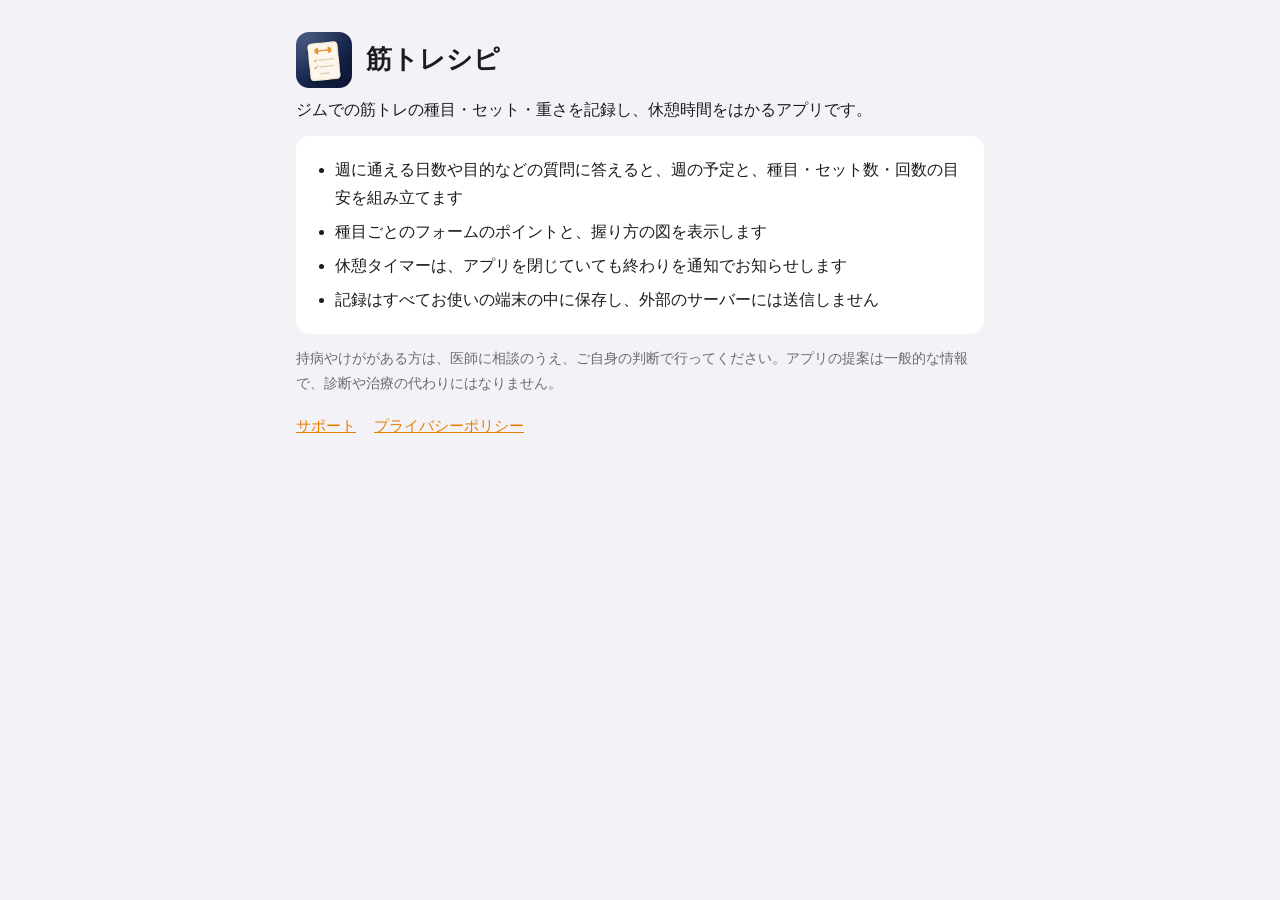
<file: index.html>
<!doctype html>
<html lang="ja">
<head>
<meta charset="utf-8">
<meta name="viewport" content="width=device-width, initial-scale=1">
<title>筋トレシピ</title>
<link rel="stylesheet" href="style.css">
<link rel="apple-touch-icon" href="icon.png">
</head>
<body>
<main>
<header><img src="icon.png" alt=""><h1>筋トレシピ</h1></header>
<p>ジムでの筋トレの種目・セット・重さを記録し、休憩時間をはかるアプリです。</p>
<div class="card">
<ul>
<li>週に通える日数や目的などの質問に答えると、週の予定と、種目・セット数・回数の目安を組み立てます</li>
<li>種目ごとのフォームのポイントと、握り方の図を表示します</li>
<li>休憩タイマーは、アプリを閉じていても終わりを通知でお知らせします</li>
<li>記録はすべてお使いの端末の中に保存し、外部のサーバーには送信しません</li>
</ul>
</div>
<p class="sub">持病やけががある方は、医師に相談のうえ、ご自身の判断で行ってください。アプリの提案は一般的な情報で、診断や治療の代わりにはなりません。</p>
<nav><a href="support.html">サポート</a><a href="privacy.html">プライバシーポリシー</a></nav>
</main>
</body>
</html>
</file>
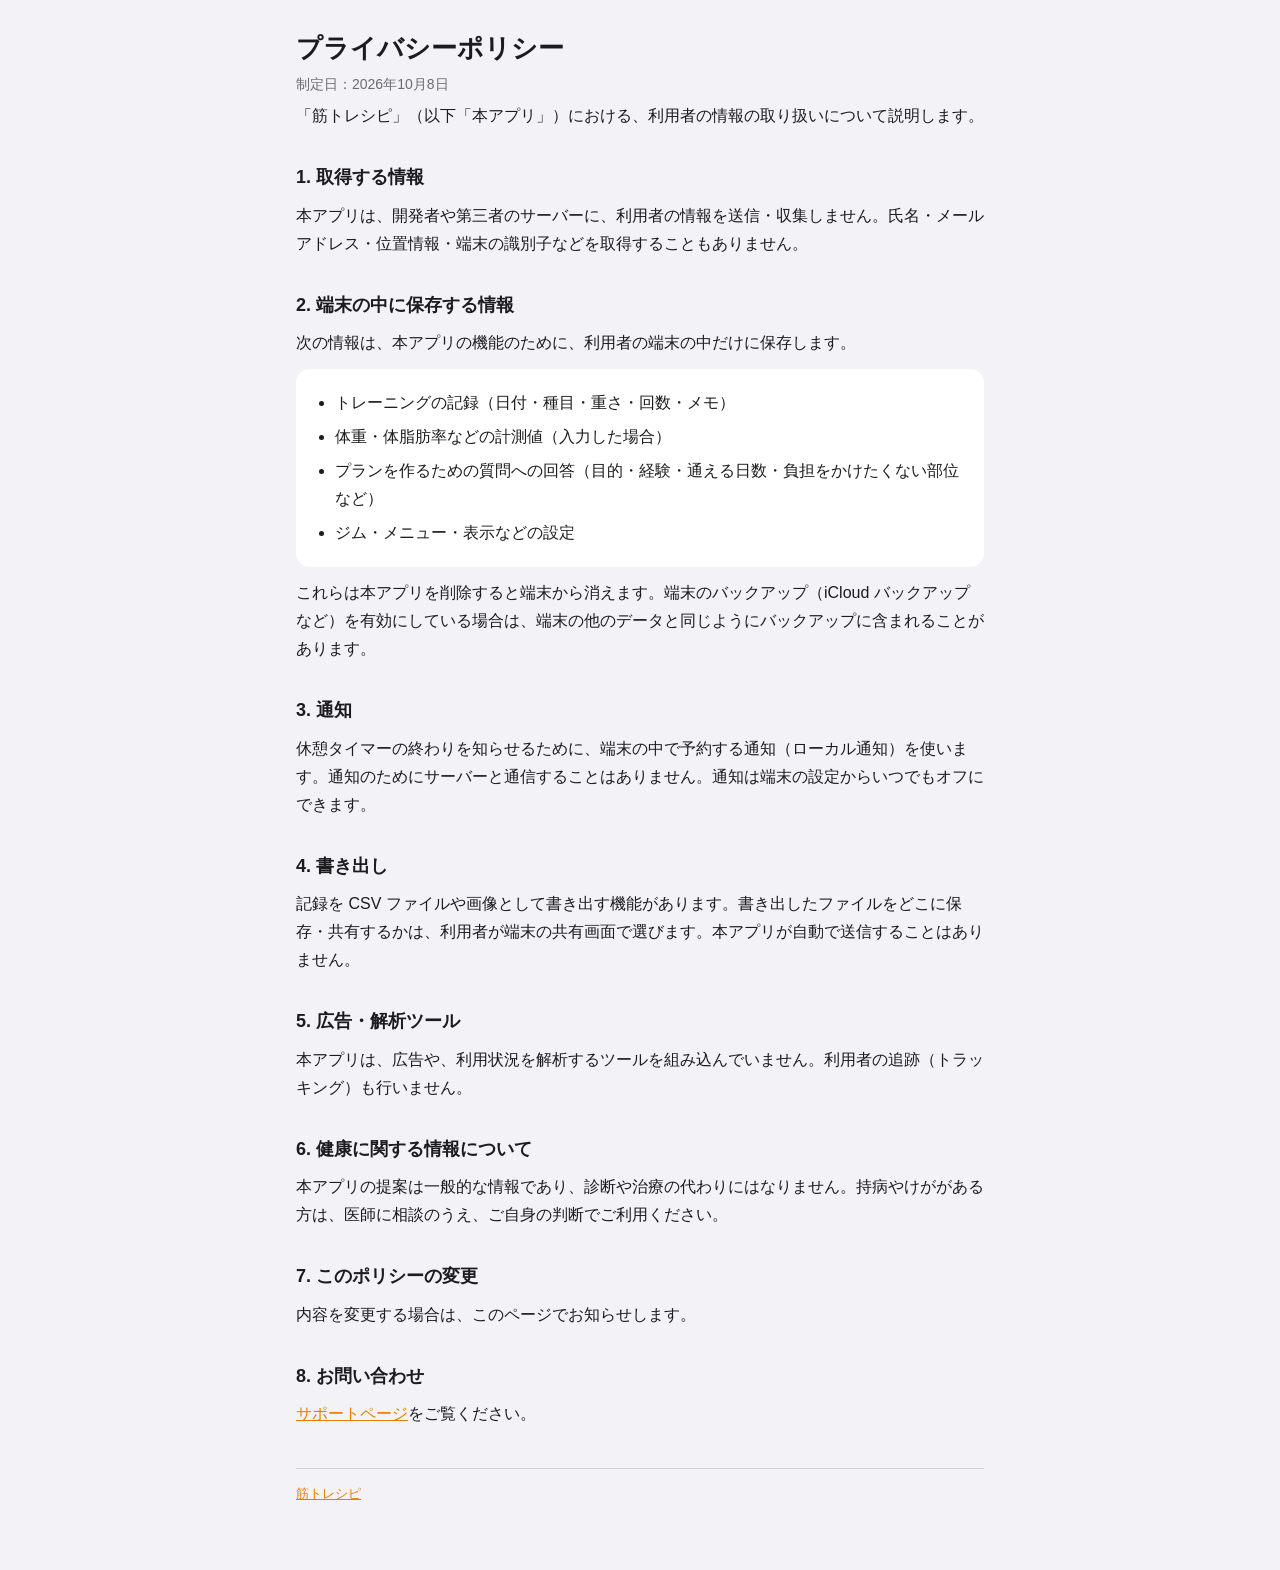
<file: privacy.html>
<!doctype html>
<html lang="ja">
<head>
<meta charset="utf-8">
<meta name="viewport" content="width=device-width, initial-scale=1">
<title>プライバシーポリシー｜筋トレシピ</title>
<link rel="stylesheet" href="style.css">
</head>
<body>
<main>
<h1>プライバシーポリシー</h1>
<p class="sub">制定日：2026年10月8日</p>
<p>「筋トレシピ」（以下「本アプリ」）における、利用者の情報の取り扱いについて説明します。</p>

<h2>1. 取得する情報</h2>
<p>本アプリは、開発者や第三者のサーバーに、利用者の情報を送信・収集しません。氏名・メールアドレス・位置情報・端末の識別子などを取得することもありません。</p>

<h2>2. 端末の中に保存する情報</h2>
<p>次の情報は、本アプリの機能のために、利用者の端末の中だけに保存します。</p>
<div class="card">
<ul>
<li>トレーニングの記録（日付・種目・重さ・回数・メモ）</li>
<li>体重・体脂肪率などの計測値（入力した場合）</li>
<li>プランを作るための質問への回答（目的・経験・通える日数・負担をかけたくない部位など）</li>
<li>ジム・メニュー・表示などの設定</li>
</ul>
</div>
<p>これらは本アプリを削除すると端末から消えます。端末のバックアップ（iCloud バックアップなど）を有効にしている場合は、端末の他のデータと同じようにバックアップに含まれることがあります。</p>

<h2>3. 通知</h2>
<p>休憩タイマーの終わりを知らせるために、端末の中で予約する通知（ローカル通知）を使います。通知のためにサーバーと通信することはありません。通知は端末の設定からいつでもオフにできます。</p>

<h2>4. 書き出し</h2>
<p>記録を CSV ファイルや画像として書き出す機能があります。書き出したファイルをどこに保存・共有するかは、利用者が端末の共有画面で選びます。本アプリが自動で送信することはありません。</p>

<h2>5. 広告・解析ツール</h2>
<p>本アプリは、広告や、利用状況を解析するツールを組み込んでいません。利用者の追跡（トラッキング）も行いません。</p>

<h2>6. 健康に関する情報について</h2>
<p>本アプリの提案は一般的な情報であり、診断や治療の代わりにはなりません。持病やけががある方は、医師に相談のうえ、ご自身の判断でご利用ください。</p>

<h2>7. このポリシーの変更</h2>
<p>内容を変更する場合は、このページでお知らせします。</p>

<h2>8. お問い合わせ</h2>
<p><a href="support.html">サポートページ</a>をご覧ください。</p>

<footer><a href="index.html">筋トレシピ</a></footer>
</main>
</body>
</html>
</file>
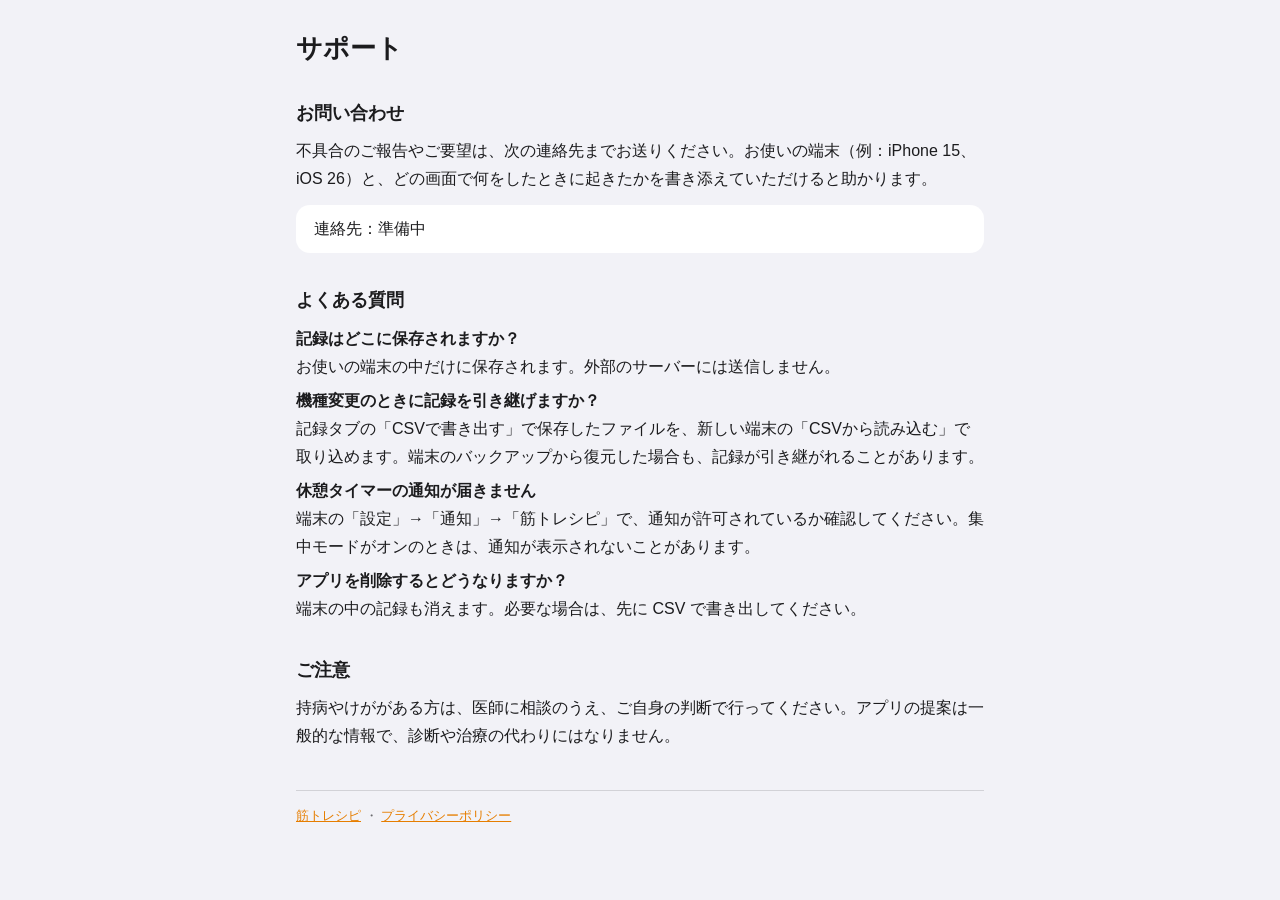
<file: support.html>
<!doctype html>
<html lang="ja">
<head>
<meta charset="utf-8">
<meta name="viewport" content="width=device-width, initial-scale=1">
<title>サポート｜筋トレシピ</title>
<link rel="stylesheet" href="style.css">
</head>
<body>
<main>
<h1>サポート</h1>

<h2>お問い合わせ</h2>
<p>不具合のご報告やご要望は、次の連絡先までお送りください。お使いの端末（例：iPhone 15、iOS 26）と、どの画面で何をしたときに起きたかを書き添えていただけると助かります。</p>
<div class="card"><p>連絡先：<!-- CONTACT: 公開前に連絡先（メールアドレスやフォームのURL）を入れる -->準備中</p></div>

<h2>よくある質問</h2>
<p><b>記録はどこに保存されますか？</b><br>お使いの端末の中だけに保存されます。外部のサーバーには送信しません。</p>
<p><b>機種変更のときに記録を引き継げますか？</b><br>記録タブの「CSVで書き出す」で保存したファイルを、新しい端末の「CSVから読み込む」で取り込めます。端末のバックアップから復元した場合も、記録が引き継がれることがあります。</p>
<p><b>休憩タイマーの通知が届きません</b><br>端末の「設定」→「通知」→「筋トレシピ」で、通知が許可されているか確認してください。集中モードがオンのときは、通知が表示されないことがあります。</p>
<p><b>アプリを削除するとどうなりますか？</b><br>端末の中の記録も消えます。必要な場合は、先に CSV で書き出してください。</p>

<h2>ご注意</h2>
<p>持病やけががある方は、医師に相談のうえ、ご自身の判断で行ってください。アプリの提案は一般的な情報で、診断や治療の代わりにはなりません。</p>

<footer><a href="index.html">筋トレシピ</a> ・ <a href="privacy.html">プライバシーポリシー</a></footer>
</main>
</body>
</html>
</file>
<file: style.css>
:root{--bg:#F2F2F7;--card:#FFFFFF;--ink:#1C1C1E;--sub:#6C6C70;--line:rgba(60,60,67,.18);--tint:#E67E00;color-scheme:light dark;}
@media (prefers-color-scheme: dark){:root{--bg:#000000;--card:#1C1C1E;--ink:#F2F2F7;--sub:#A1A1A6;--line:rgba(84,84,88,.6);--tint:#FF9F0A;}}
*{box-sizing:border-box}
body{margin:0;background:var(--bg);color:var(--ink);font:16px/1.75 -apple-system,BlinkMacSystemFont,"Hiragino Sans","Hiragino Kaku Gothic ProN","Noto Sans JP",sans-serif;}
main{max-width:720px;margin:0 auto;padding:32px 16px 64px;}
header{display:flex;align-items:center;gap:14px;margin-bottom:8px}
header img{width:56px;height:56px;border-radius:13px}
h1{font-size:26px;line-height:1.3;margin:0}
h2{font-size:18px;margin:32px 0 8px}
p,li{margin:6px 0}
ul{padding-left:1.3em}
.card{background:var(--card);border-radius:14px;padding:4px 18px;margin:12px 0}
.sub{color:var(--sub);font-size:14px}
a{color:var(--tint)}
nav{display:flex;gap:18px;flex-wrap:wrap;margin:18px 0 0;font-size:15px}
footer{margin-top:40px;color:var(--sub);font-size:13px;border-top:1px solid var(--line);padding-top:14px}
</file>
